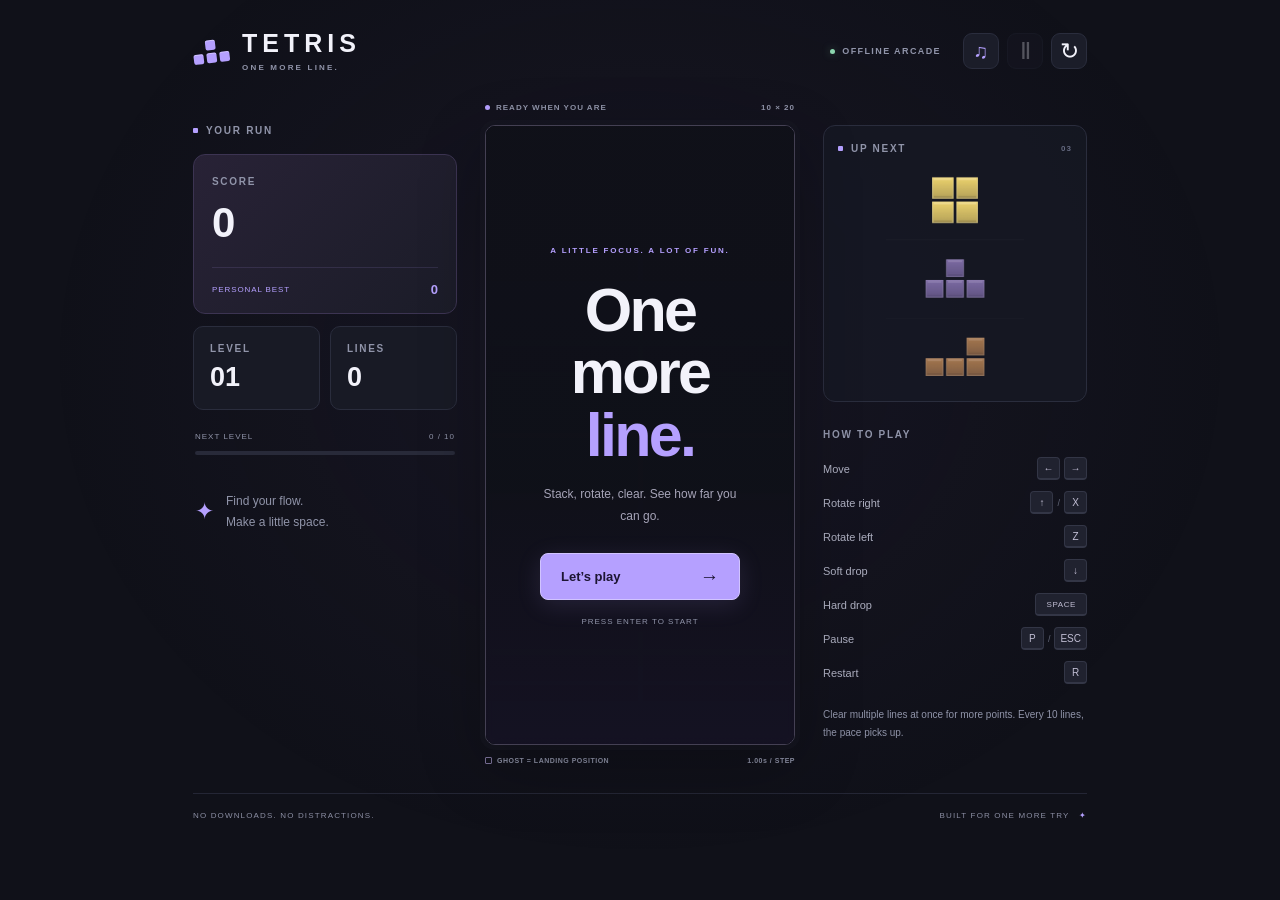
<file: index.html>
<!doctype html>
<html lang="en">
<head>
  <meta charset="utf-8">
  <meta name="viewport" content="width=device-width, initial-scale=1, viewport-fit=cover">
  <meta name="theme-color" content="#101119">
  <meta name="description" content="A small, offline-ready falling-block arcade. No accounts, no downloads, just one more game.">
  <title>Tetris — One more line</title>
  <link rel="stylesheet" href="styles.css">
  <!-- Classic deferred scripts also work directly over file://; no server or bundler required. -->
  <script defer src="engine.js"></script>
  <script defer src="renderer.js"></script>
  <script defer src="music.js"></script>
  <script defer src="app.js"></script>
</head>
<body>
  <main class="arcade">
    <header class="masthead">
      <a class="brand" href="./index.html" aria-label="Tetris home">
        <span class="brand-mark" aria-hidden="true"><i></i><i></i><i></i><i></i></span>
        <span>TETRIS<span class="brand-caption">ONE MORE LINE.</span></span>
      </a>
      <div class="header-actions">
        <span class="offline-badge"><span></span> OFFLINE ARCADE</span>
        <button id="music-button" class="icon-button" type="button" aria-label="Mute all audio" aria-pressed="true" title="Neon Sprint + game sounds · Mute all audio"><span aria-hidden="true">♫</span></button>
        <button id="pause-button" class="icon-button" type="button" disabled aria-label="Pause game" title="Pause / resume (P)"><span id="pause-symbol" aria-hidden="true">Ⅱ</span></button>
        <button id="restart-button" class="icon-button" type="button" aria-label="Restart game" title="Restart (R)"><span aria-hidden="true">↻</span></button>
      </div>
    </header>

    <section class="game-layout" aria-label="Tetris game">
      <aside class="stats-panel" aria-label="Game statistics">
        <div class="panel-heading"><span class="tiny-square"></span> YOUR RUN</div>
        <div class="score-card">
          <h2>SCORE</h2>
          <output id="score" class="score-number">0</output>
          <div class="best-row"><span>PERSONAL BEST</span><output id="best">0</output></div>
        </div>
        <div class="stat-pair">
          <div class="stat-card"><h2>LEVEL</h2><output id="level">01</output></div>
          <div class="stat-card"><h2>LINES</h2><output id="lines">0</output></div>
        </div>
        <div class="level-progress">
          <div><span>NEXT LEVEL</span><span id="progress-text">0 / 10</span></div>
          <div id="level-progress" class="progress-track" role="progressbar" aria-label="Lines toward next level" aria-valuemin="0" aria-valuemax="10" aria-valuenow="0"><span id="progress-fill"></span></div>
        </div>
        <div class="run-note"><span class="note-mark">✦</span><p>Find your flow.<br>Make a little space.</p></div>
        <p id="storage-note" class="storage-note" hidden>High score is session-only; local storage is unavailable.</p>
      </aside>

      <div class="board-column">
        <div class="board-topline"><span id="status-label"><i></i> READY WHEN YOU ARE</span><span>10 × 20</span></div>
        <div id="board-shell" class="board-shell">
          <canvas id="board" width="300" height="600" tabindex="0" aria-label="Tetris playfield, 10 columns and 20 rows. Keyboard controls are listed beside the board.">This game needs a browser with Canvas support.</canvas>
          <div id="game-overlay" class="game-overlay">
            <div class="overlay-content">
              <div id="overlay-eyebrow" class="eyebrow">A LITTLE FOCUS. A LOT OF FUN.</div>
              <h1 id="overlay-title">One more<br><span>line.</span></h1>
              <p id="overlay-description">Stack, rotate, clear. See how far you can go.</p>
              <button id="primary-button" class="primary-button" type="button">Let’s play <span aria-hidden="true">→</span></button>
              <span id="overlay-hint" class="overlay-hint">PRESS ENTER TO START</span>
            </div>
          </div>
          <div id="board-announcement" class="board-announcement" aria-hidden="true"></div>
        </div>
        <div class="board-bottomline"><span><i class="ghost-key"></i> GHOST = LANDING POSITION</span><span id="speed-label">1.00s / STEP</span></div>
      </div>

      <aside class="help-panel">
        <section class="next-panel" aria-label="Upcoming pieces">
          <h2><span class="tiny-square"></span> UP NEXT <span class="queue-count">03</span></h2>
          <canvas id="next" width="180" height="252" aria-label="Preview of the next three pieces"></canvas>
        </section>
        <section class="controls-panel" aria-label="Keyboard controls">
          <h2>HOW TO PLAY</h2>
          <dl>
            <div><dt>Move</dt><dd><kbd>←</kbd><kbd>→</kbd></dd></div>
            <div><dt>Rotate right</dt><dd><kbd>↑</kbd><span>/</span><kbd>X</kbd></dd></div>
            <div><dt>Rotate left</dt><dd><kbd>Z</kbd></dd></div>
            <div><dt>Soft drop</dt><dd><kbd>↓</kbd></dd></div>
            <div><dt>Hard drop</dt><dd><kbd class="wide-key">SPACE</kbd></dd></div>
            <div><dt>Pause</dt><dd><kbd>P</kbd><span>/</span><kbd>ESC</kbd></dd></div>
            <div><dt>Restart</dt><dd><kbd>R</kbd></dd></div>
          </dl>
        </section>
        <p class="scoring-note">Clear multiple lines at once for more points. Every 10 lines, the pace picks up.</p>
      </aside>
    </section>

    <section class="touch-controls" aria-label="Touch game controls">
      <div class="touch-row">
        <button type="button" data-action="ccw" aria-label="Rotate counterclockwise">↶<small>ROTATE</small></button>
        <button type="button" data-action="left" aria-label="Move left">←<small>LEFT</small></button>
        <button type="button" data-action="down" aria-label="Soft drop">↓<small>DOWN</small></button>
        <button type="button" data-action="right" aria-label="Move right">→<small>RIGHT</small></button>
        <button type="button" data-action="cw" aria-label="Rotate clockwise">↷<small>ROTATE</small></button>
      </div>
      <button type="button" class="touch-drop" data-action="drop" aria-label="Hard drop">HARD DROP <span aria-hidden="true">↓</span></button>
    </section>
    <footer><span>NO DOWNLOADS. NO DISTRACTIONS.</span><span>BUILT FOR ONE MORE TRY <span class="footer-star">✦</span></span></footer>
    <p id="live-status" class="sr-only" role="status" aria-live="polite"></p>
    <noscript><p class="noscript">Enable JavaScript to play. The game works entirely offline.</p></noscript>
  </main>
</body>
</html>
</file>
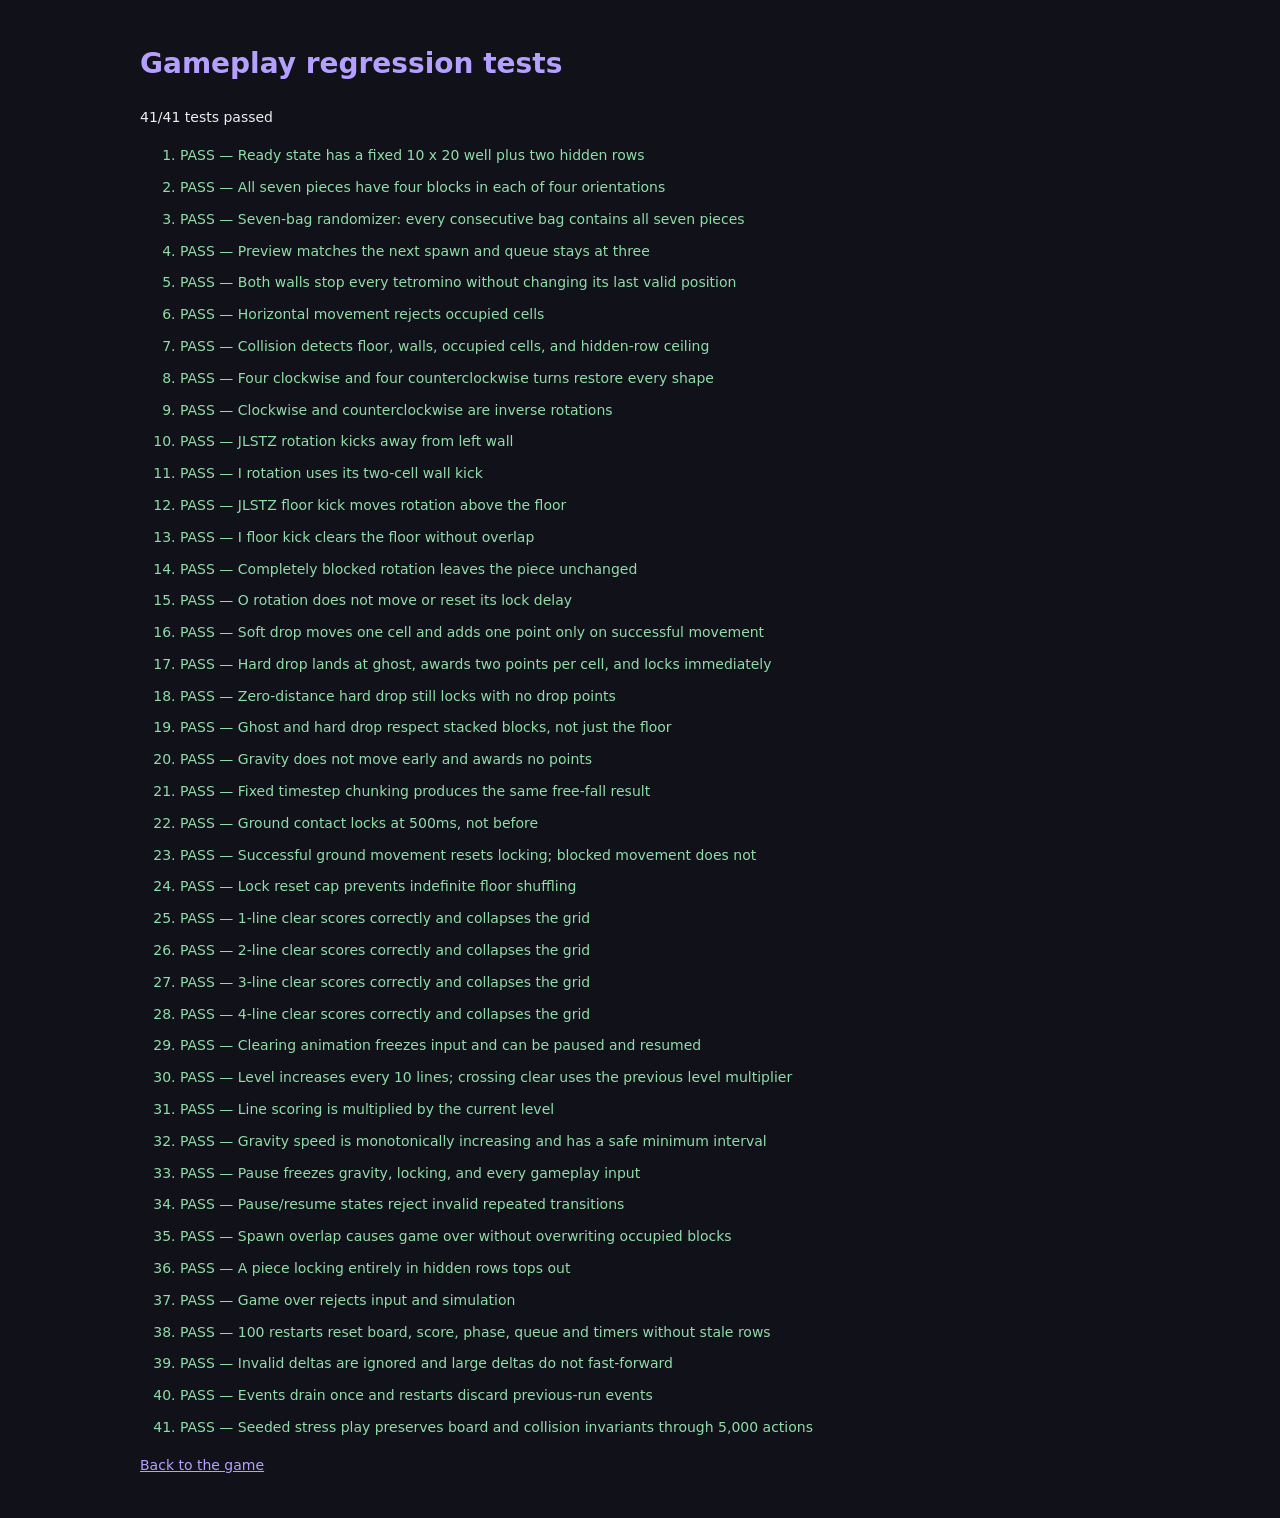
<file: tests/index.html>
<!doctype html>
<html lang="en">
<head>
  <meta charset="utf-8">
  <meta name="viewport" content="width=device-width, initial-scale=1">
  <title>Tetris — Engine tests</title>
  <style>body{font:14px/1.7 system-ui,sans-serif;background:#101119;color:#eee;max-width:1000px;margin:40px auto;padding:0 20px}h1{color:#b5a0ff}li{margin-bottom:8px}a{color:#b5a0ff}</style>
  <script defer src="../engine.js"></script>
  <script defer src="engine.test.js"></script>
</head>
<body><h1>Gameplay regression tests</h1><p id="summary">Running…</p><ol id="results"></ol><a href="../index.html">Back to the game</a></body>
</html>
</file>
<file: styles.css>
/* Offline-first: system fonts, CSS decoration, and a responsive fixed-aspect playfield. */
:root {
  color-scheme: dark;
  --bg: #101119;
  --surface: #181a25;
  --border: #2a2d3d;
  --muted: #9094a9;
  --text: #f2f2fa;
  --accent: #b5a0ff;
  --board-width: clamp(220px, calc((100svh - 190px) / 2), 310px);
  font-family: Inter, -apple-system, BlinkMacSystemFont, "Segoe UI", sans-serif;
  font-synthesis: none;
}
* { box-sizing: border-box; }
body { margin: 0; background: var(--bg); color: var(--text); min-width: 280px; }
body::before { content: ""; position: fixed; inset: 0; pointer-events: none; background: radial-gradient(ellipse at 50% 40%, #41306324, transparent 65%); z-index: -1; }
button, a { -webkit-tap-highlight-color: transparent; }
button { font: inherit; cursor: pointer; color: inherit; }
button:focus-visible, a:focus-visible, canvas:focus-visible { outline: 2px solid var(--accent); outline-offset: 5px; }
button:disabled { opacity: .3; cursor: default; }
button:not(:disabled):active { transform: translateY(1px); }
button { transition: background .15s, border-color .15s, transform .15s; }
[hidden] { display: none !important; }
.arcade { max-width: 950px; margin: 0 auto; padding: 30px 28px 18px; }
.masthead { display: flex; align-items: center; justify-content: space-between; gap: 16px; margin-bottom: 28px; }
.brand { display: inline-flex; align-items: center; gap: 13px; text-decoration: none; color: var(--text); font-size: 25px; font-weight: 850; letter-spacing: 5px; line-height: 1.1; }
.brand-caption { display: block; margin-top: 6px; font-size: 8px; letter-spacing: 2.2px; font-weight: 600; color: var(--muted); }
.brand-mark { display: grid; grid-template-columns: repeat(3, 10px); grid-template-rows: repeat(2, 10px); gap: 3px; transform: rotate(-7deg); }
.brand-mark i { border-radius: 2px; background: var(--accent); box-shadow: inset 0 1px #ffffff60; }
.brand-mark i:first-child { grid-column: 2; }
.brand-mark i:nth-child(2) { grid-column: 1; }
.header-actions { display: flex; align-items: center; gap: 8px; }
.offline-badge { display: flex; align-items: center; gap: 7px; color: var(--muted); font-size: 9px; font-weight: 650; letter-spacing: 1.4px; margin-right: 14px; }
.offline-badge > span { height: 5px; width: 5px; border-radius: 50%; background: #8bd5ae; box-shadow: 0 0 9px #8bd5ae60; }
.icon-button { width: 36px; height: 36px; border: 1px solid var(--border); border-radius: 9px; background: #1b1d29; font-size: 23px; display: grid; place-items: center; }
.icon-button:not(:disabled):hover { background: #292b3c; border-color: #615772; }
#music-button { position: relative; font-size: 20px; }
#music-button[aria-pressed="true"] { color: var(--accent); }
#music-button[aria-pressed="false"] { color: var(--muted); }
#music-button[aria-pressed="false"]::after { content: ""; position: absolute; width: 21px; height: 2px; background: currentColor; transform: rotate(-45deg); border: 1px solid #1b1d29; box-sizing: content-box; }
.game-layout { display: grid; grid-template-columns: minmax(160px, 1fr) var(--board-width) minmax(155px, 1fr); gap: 28px; align-items: start; }
.stats-panel, .help-panel { padding-top: 25px; min-width: 0; }
h2, .panel-heading { font-size: 10px; font-weight: 650; letter-spacing: 1.7px; color: var(--muted); margin: 0; }
.panel-heading, .next-panel h2 { display: flex; gap: 8px; align-items: center; }
.tiny-square { display: inline-block; width: 5px; height: 5px; background: var(--accent); border-radius: 1px; }
.score-card { margin-top: 18px; padding: 21px 18px 16px; border: 1px solid #3c3452; border-radius: 12px; background: linear-gradient(135deg, #282236, #1b1c28); }
.score-number { display: block; font-size: clamp(29px, 3.8vw, 42px); font-weight: 700; letter-spacing: -1.6px; margin: 12px 0 21px; line-height: 1.12; font-variant-numeric: tabular-nums; overflow-wrap: anywhere; }
.best-row { display: flex; flex-wrap: wrap; justify-content: space-between; align-items: center; gap: 8px; padding-top: 14px; border-top: 1px solid #b5a0ff20; color: var(--accent); }
.best-row span { font-size: 8px; letter-spacing: .9px; }
.best-row output { font-size: 13px; font-weight: 650; font-variant-numeric: tabular-nums; }
.stat-pair { display: grid; grid-template-columns: 1fr 1fr; gap: 10px; margin-top: 12px; }
.stat-card { background: var(--surface); border: 1px solid var(--border); border-radius: 10px; padding: 16px; }
.stat-card output { display: block; font-size: 27px; font-weight: 600; font-variant-numeric: tabular-nums; margin-top: 8px; }
.level-progress { margin: 22px 2px; }
.level-progress > div:first-child { display: flex; justify-content: space-between; color: var(--muted); font-size: 8px; letter-spacing: 1px; }
.progress-track { height: 4px; border-radius: 4px; background: #282a39; margin-top: 10px; overflow: hidden; }
.progress-track > span { display: block; width: 0; height: 100%; background: var(--accent); border-radius: inherit; transition: width .2s; }
.run-note { display: flex; gap: 12px; align-items: center; margin: 36px 2px 0; }
.note-mark { color: var(--accent); font-size: 23px; }
.run-note p { color: var(--muted); font-size: 12px; line-height: 1.7; margin: 0; }
.storage-note { font-size: 10px; color: var(--muted); line-height: 1.6; }
.board-column { min-width: 0; }
.board-topline, .board-bottomline { display: flex; justify-content: space-between; align-items: center; gap: 8px; color: var(--muted); font-size: 8px; font-weight: 600; letter-spacing: 1px; white-space: nowrap; }
.board-topline { margin-bottom: 10px; height: 15px; }
#status-label { display: flex; align-items: center; gap: 6px; }
#status-label i { width: 5px; height: 5px; background: var(--accent); border-radius: 50%; }
.board-shell { width: 100%; position: relative; aspect-ratio: 1 / 2; background: #0c0e16; border: 1px solid #444053; border-radius: 10px; overflow: hidden; box-shadow: 0 0 0 5px #1d1c2940, 0 20px 65px #00000045; isolation: isolate; container-type: inline-size; }
#board { display: block; width: 100%; height: 100%; touch-action: none; }
.board-bottomline { margin-top: 12px; font-size: 7px; letter-spacing: .5px; }
.board-bottomline > span:first-child { display: flex; gap: 5px; align-items: center; }
.ghost-key { display: inline-block; width: 7px; height: 7px; border: 1px solid #7c739a; border-radius: 1px; }
.game-overlay { position: absolute; inset: 0; display: flex; justify-content: center; align-items: center; padding: 24px; text-align: center; background: linear-gradient(180deg, #101119e8 0%, #101119d9 58%, #171325ca 100%); backdrop-filter: blur(3px); }
.overlay-content { width: 100%; }
.eyebrow { color: var(--accent); font-size: 8px; letter-spacing: 1.8px; line-height: 1.8; font-weight: 650; }
.game-overlay h1 { font-size: clamp(38px, 5.5vw, 61px); line-height: 1.02; margin: 21px 0 18px; letter-spacing: -2.7px; font-weight: 800; }
.game-overlay h1 span { color: var(--accent); }
.game-overlay p { font-size: 12px; line-height: 1.8; color: #a6a4b8; max-width: 195px; margin: 0 auto 26px; }
.primary-button { border: 1px solid #d1c4ff; border-radius: 8px; background: var(--accent); color: #1d1533; padding: 13px 20px; font-size: 13px; font-weight: 750; width: 100%; max-width: 200px; display: inline-flex; justify-content: space-between; align-items: center; gap: 15px; box-shadow: 0 5px 25px #b5a0ff20; }
.primary-button:hover { background: #c6b6ff; }
.primary-button > span { font-size: 19px; line-height: 1; }
.overlay-hint { display: block; margin-top: 17px; font-size: 8px; color: var(--muted); letter-spacing: 1px; }
.board-announcement { pointer-events: none; position: absolute; z-index: 2; top: 37%; left: 0; width: 100%; text-align: center; color: #fff; font-size: 22px; font-weight: 800; letter-spacing: 3px; opacity: 0; text-shadow: 0 2px 14px #000; white-space: pre-line; }
.board-announcement.flash { animation: announce 1.1s ease-out both; }
@keyframes announce { 0% { opacity: 0; transform: translateY(8px); } 14%, 65% { opacity: 1; transform: translateY(0); } 100% { opacity: 0; transform: translateY(-12px); } }
.next-panel { padding: 17px 14px 5px; border: 1px solid var(--border); background: #181a25b3; border-radius: 12px; }
.queue-count { margin-left: auto; color: #656a80; font-size: 8px; letter-spacing: 1px; }
#next { display: block; width: 100%; height: auto; max-height: 235px; object-fit: contain; margin-top: 7px; }
.controls-panel { margin-top: 27px; }
.controls-panel dl { margin: 17px 0 0; }
.controls-panel dl > div { display: flex; justify-content: space-between; gap: 8px; align-items: center; margin-top: 11px; }
.controls-panel dt { font-size: 11px; color: #adafc0; }
.controls-panel dd { margin: 0; display: flex; align-items: center; gap: 4px; }
.controls-panel dd > span { font-size: 9px; color: #636879; }
kbd { display: inline-grid; place-items: center; min-width: 23px; height: 23px; padding: 0 5px; font-size: 10px; font-family: inherit; color: #c1bed4; border: 1px solid #333646; border-bottom-width: 2px; border-radius: 4px; background: #20222f; }
kbd.wide-key { font-size: 8px; letter-spacing: .6px; padding: 0 10px; }
.scoring-note { margin: 22px 0 0; color: var(--muted); font-size: 10px; line-height: 1.8; }
.touch-controls { display: none; margin: 19px auto 0; max-width: 420px; user-select: none; -webkit-user-select: none; }
.touch-row { display: grid; grid-template-columns: repeat(5, 1fr); gap: 7px; }
.touch-controls button { border: 1px solid #3a354d; background: #211e30; border-radius: 9px; touch-action: none; user-select: none; -webkit-user-select: none; min-height: 49px; font-size: 23px; padding: 6px 2px; }
.touch-controls button.pressed, .touch-controls button:hover { background: #37304c; border-color: #8b78b9; }
.touch-controls small { display: block; font-size: 7px; letter-spacing: 1px; color: #aaa0c0; margin-top: 2px; }
.touch-controls .touch-drop { display: flex; align-items: center; justify-content: center; gap: 16px; font-size: 10px; font-weight: 700; letter-spacing: 1.6px; width: 100%; margin-top: 7px; min-height: 41px; background: #b5a0ff18; color: #d0c4f3; }
.touch-drop span { font-size: 21px; }
footer { display: flex; justify-content: space-between; gap: 12px; margin-top: 29px; padding-top: 17px; border-top: 1px solid #242635; font-size: 8px; color: #8b8ea3; letter-spacing: 1.15px; }
.footer-star { color: var(--accent); margin-left: 6px; }
.sr-only { position: absolute; width: 1px; height: 1px; padding: 0; margin: -1px; overflow: hidden; clip: rect(0, 0, 0, 0); white-space: nowrap; border: 0; }
.noscript { color: #ffc88f; text-align: center; }
@media (max-width: 800px) and (min-width: 641px) {
  .arcade { padding-inline: 18px; }
  .game-layout { gap: 16px; grid-template-columns: minmax(135px, 1fr) var(--board-width) minmax(130px, 1fr); }
  .score-card { padding: 18px 12px 14px; }
  .stat-card { padding: 12px; }
  .controls-panel dt { font-size: 10px; }
}
@media (pointer: coarse) { .touch-controls { display: block; } }
@media (max-width: 640px) {
  :root { --board-width: min(100%, max(150px, calc((100svh - 345px) / 2))); }
  .arcade { max-width: 470px; padding: 17px 16px max(14px, env(safe-area-inset-bottom)); }
  .masthead { margin-bottom: 16px; }
  .brand { font-size: 20px; gap: 10px; }
  .brand-caption { font-size: 7px; }
  .offline-badge { display: none; }
  .icon-button { width: 34px; height: 34px; }
  .game-layout { grid-template-columns: minmax(0, 1fr) 75px; gap: 14px 14px; }
  .stats-panel { grid-column: 1 / -1; display: flex; flex-wrap: wrap; gap: 9px; padding: 0; align-items: stretch; }
  .panel-heading, .level-progress, .run-note { display: none; }
  .score-card { margin: 0; padding: 10px 13px; flex: 1; min-width: 0; border-radius: 9px; }
  h2 { font-size: 8px; letter-spacing: 1.2px; }
  .score-number { font-size: 25px; margin: 4px 0 6px; letter-spacing: -.7px; }
  .best-row { padding: 0; border: 0; gap: 5px; }
  .best-row span { font-size: 7px; }
  .best-row output { font-size: 10px; }
  .stat-pair { margin: 0; gap: 9px; flex: 0 0 42%; }
  .stat-card { padding: 12px 9px; border-radius: 9px; }
  .stat-card output { font-size: 25px; margin-top: 9px; }
  .board-column { width: var(--board-width); justify-self: center; }
  .board-topline { font-size: 6px; letter-spacing: .6px; margin-bottom: 7px; }
  .board-bottomline { font-size: 6px; margin-top: 8px; }
  #speed-label, .board-topline > span:last-child { display: none; }
  .help-panel { padding-top: 22px; }
  .next-panel { padding: 12px 5px 3px; border-radius: 8px; }
  .next-panel h2 { font-size: 7px; gap: 5px; justify-content: center; letter-spacing: .8px; }
  .next-panel .tiny-square, .queue-count { display: none; }
  #next { margin-top: 10px; }
  .controls-panel, .scoring-note { display: none; }
  .game-overlay { padding: 15px; }
  .game-overlay h1 { font-size: clamp(26px, 19cqw, 48px); letter-spacing: -.055em; margin: 14px 0; }
  .eyebrow { font-size: 6px; letter-spacing: 1px; }
  .game-overlay p { font-size: 10px; margin-bottom: 17px; }
  .primary-button { font-size: 11px; padding: 11px 10px; gap: 8px; }
  .overlay-hint { font-size: 6px; margin-top: 12px; }
  .touch-controls { display: block; margin-top: 13px; }
  .board-announcement { font-size: 16px; letter-spacing: 2px; }
  .storage-note { position: static; flex-basis: 100%; margin: 0; }
  footer { font-size: 6px; letter-spacing: .6px; margin-top: 16px; padding-top: 12px; }
}
@media (max-width: 350px) { .arcade { padding-inline: 10px; } .game-layout { gap: 12px 8px; grid-template-columns: minmax(0, 1fr) 60px; } }
@media (prefers-reduced-motion: reduce) { *, *::before, *::after { animation-duration: .001ms !important; transition: none !important; } }
</file>
